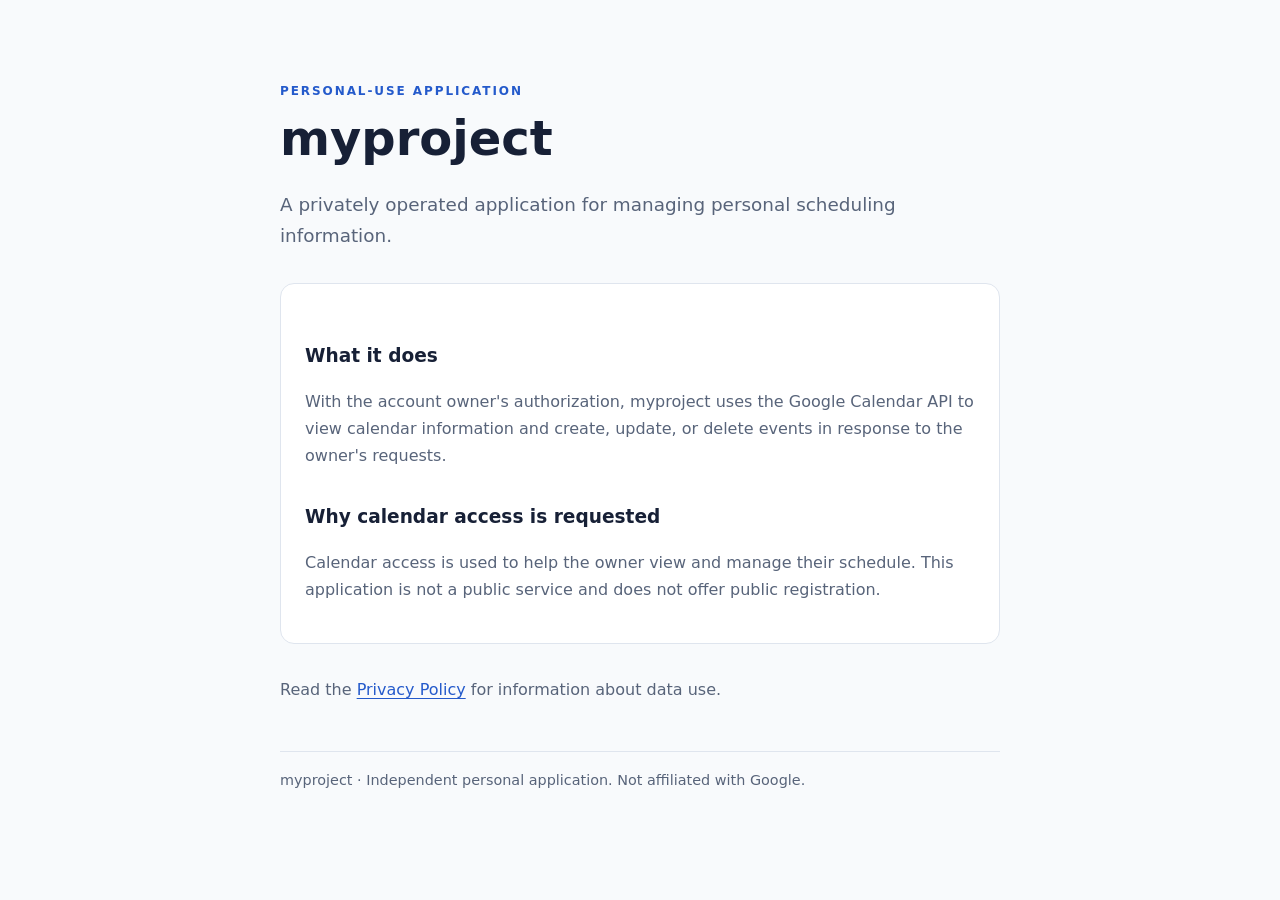
<file: index.html>
<!doctype html>
<html lang="en"><head><meta charset="utf-8"><meta name="viewport" content="width=device-width,initial-scale=1"><title>myproject — Personal Calendar Integration</title><link rel="stylesheet" href="style.css"></head><body><main><div class="eyebrow">Personal-use application</div><h1>myproject</h1><p class="lead">A privately operated application for managing personal scheduling information.</p><div class="panel"><h2>What it does</h2><p>With the account owner's authorization, myproject uses the Google Calendar API to view calendar information and create, update, or delete events in response to the owner's requests.</p><h2>Why calendar access is requested</h2><p>Calendar access is used to help the owner view and manage their schedule. This application is not a public service and does not offer public registration.</p></div><p>Read the <a href="privacy.html">Privacy Policy</a> for information about data use.</p><footer>myproject · Independent personal application. Not affiliated with Google.</footer></main></body></html>
</file>
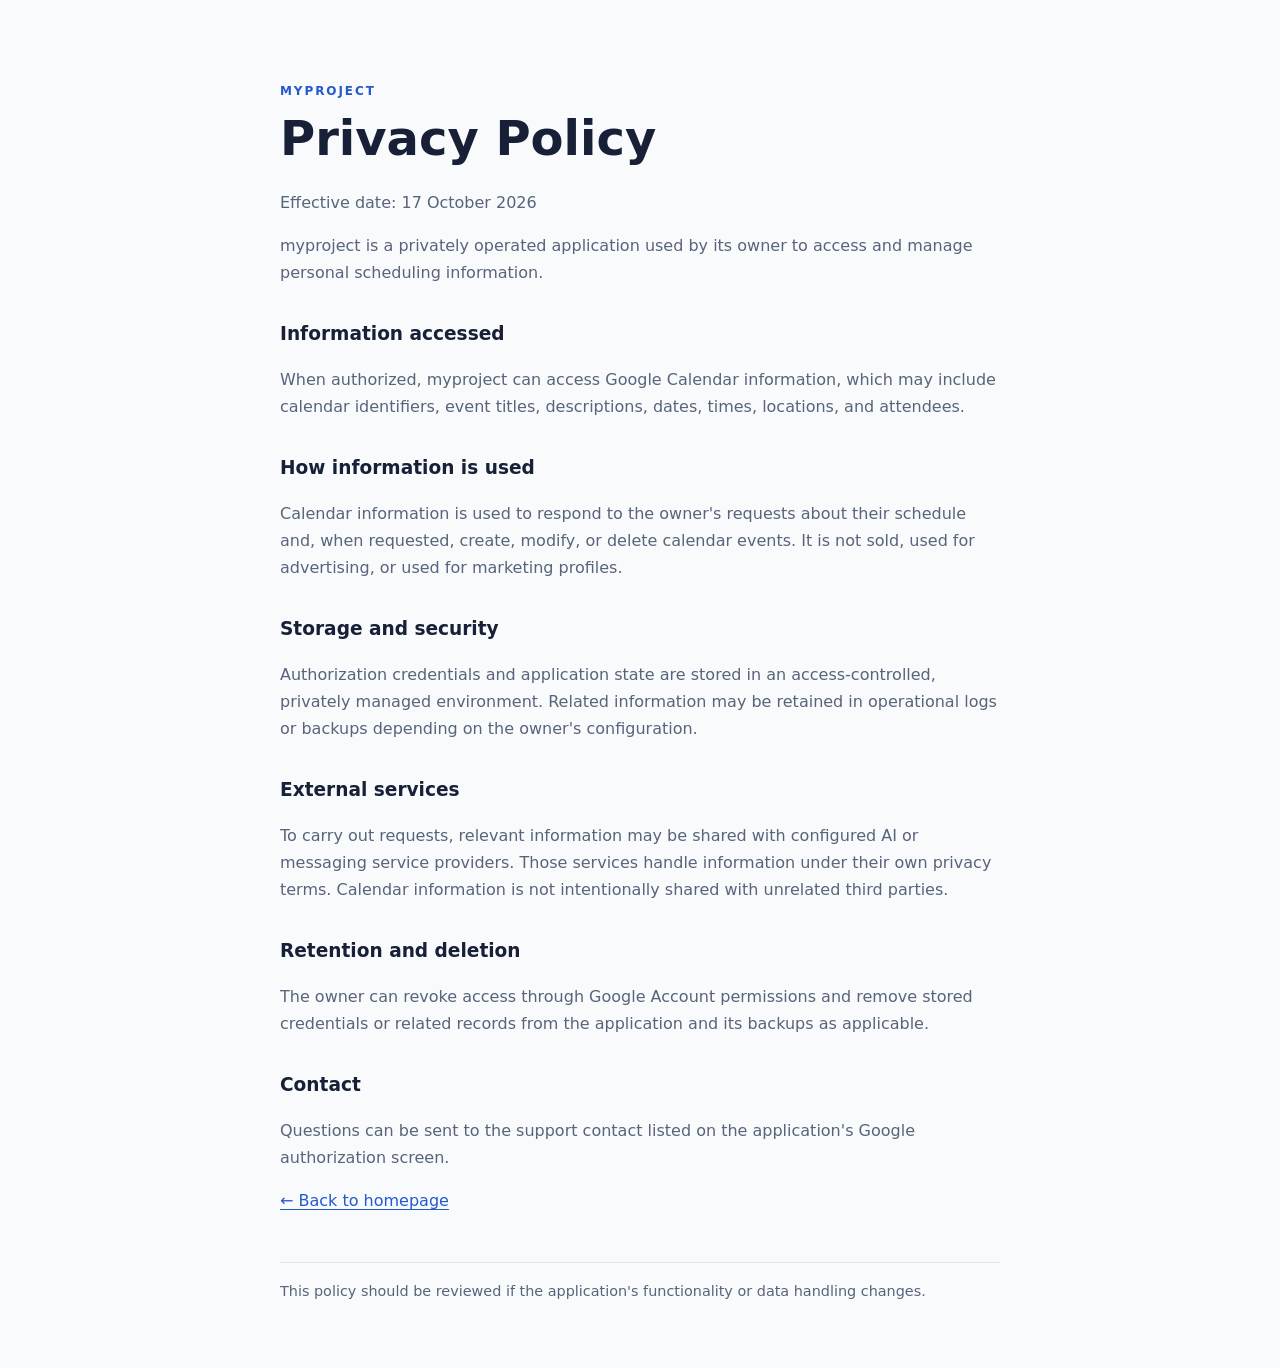
<file: privacy.html>
<!doctype html>
<html lang="en"><head><meta charset="utf-8"><meta name="viewport" content="width=device-width,initial-scale=1"><title>Privacy Policy — myproject</title><link rel="stylesheet" href="style.css"></head><body><main><div class="eyebrow">myproject</div><h1>Privacy Policy</h1><p>Effective date: 17 October 2026</p><p>myproject is a privately operated application used by its owner to access and manage personal scheduling information.</p><h2>Information accessed</h2><p>When authorized, myproject can access Google Calendar information, which may include calendar identifiers, event titles, descriptions, dates, times, locations, and attendees.</p><h2>How information is used</h2><p>Calendar information is used to respond to the owner's requests about their schedule and, when requested, create, modify, or delete calendar events. It is not sold, used for advertising, or used for marketing profiles.</p><h2>Storage and security</h2><p>Authorization credentials and application state are stored in an access-controlled, privately managed environment. Related information may be retained in operational logs or backups depending on the owner's configuration.</p><h2>External services</h2><p>To carry out requests, relevant information may be shared with configured AI or messaging service providers. Those services handle information under their own privacy terms. Calendar information is not intentionally shared with unrelated third parties.</p><h2>Retention and deletion</h2><p>The owner can revoke access through Google Account permissions and remove stored credentials or related records from the application and its backups as applicable.</p><h2>Contact</h2><p>Questions can be sent to the support contact listed on the application's Google authorization screen.</p><p><a href="index.html">← Back to homepage</a></p><footer>This policy should be reviewed if the application's functionality or data handling changes.</footer></main></body></html>
</file>
<file: style.css>
:root{color-scheme:light;--ink:#172036;--muted:#58647a;--line:#dfe5ee;--accent:#245acb}*{box-sizing:border-box}body{font-family:system-ui,-apple-system,BlinkMacSystemFont,'Segoe UI',sans-serif;line-height:1.7;margin:0;background:#f8fafc;color:var(--ink)}main{width:min(720px,calc(100% - 40px));margin:9vh auto 4rem}.eyebrow{text-transform:uppercase;letter-spacing:.16em;font-size:.75rem;font-weight:700;color:var(--accent)}h1{font-size:clamp(2rem,5vw,3rem);line-height:1.15;margin:.6rem 0 1.4rem}h2{font-size:1.16rem;margin:2rem 0 .5rem}p,li{color:var(--muted)}.lead{font-size:1.15rem}.panel{background:white;border:1px solid var(--line);border-radius:14px;padding:1.5rem;margin:2rem 0}a{color:var(--accent);text-underline-offset:3px}footer{margin-top:3rem;padding-top:1rem;border-top:1px solid var(--line);font-size:.9rem;color:var(--muted)}
</file>
